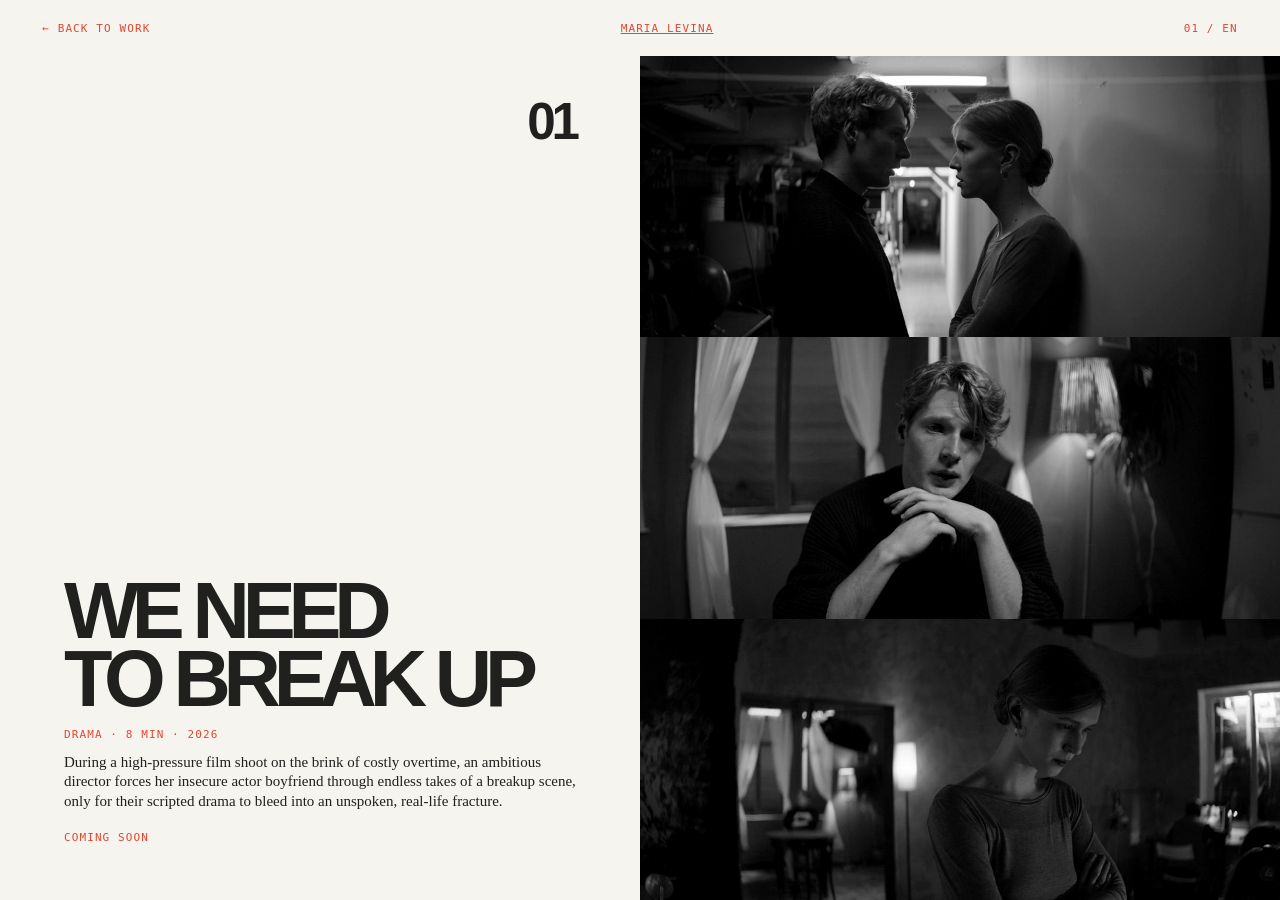
<file: projects/we-need-to-break-up.html>
<!doctype html>
<html lang="en"><head><meta charset="utf-8"><meta name="viewport" content="width=device-width, initial-scale=1"><title>We Need to Break Up — Maria Levina</title><link rel="stylesheet" href="../assets/portfolio.css"></head><body class="breakup-page"><div class="project-page breakup-page"><header class="project-header"><a class="back-link" href="../index.html#work">← Back to work</a><a href="../index.html">Maria Levina</a><span>01 / EN</span></header><main class="project-layout"><section class="project-info"><span class="project-number">01</span><div><h1>We Need<br>to Break Up</h1><p class="project-type">Drama · 8 min · 2026</p><div class="project-description"><p>During a high-pressure film shoot on the brink of costly overtime, an ambitious director forces her insecure actor boyfriend through endless takes of a breakup scene, only for their scripted drama to bleed into an unspoken, real-life fracture.</p></div><p class="coming-soon">Coming soon</p></div></section><section class="project-images"><img src="../assets/breakup-still-1.jpg" alt="Film still from We Need to Break Up"><img src="../assets/breakup-still-2.jpg" alt="Film still from We Need to Break Up"><img src="../assets/breakup-still-3.jpg" alt="Film still from We Need to Break Up"></section></main></div></body></html>
</file>
<file: assets/portfolio.css>
:root {
  --paper: #f5f4ef;
  --black: #171717;
  --ink: #20201f;
  --red: #e24732;
  --red-soft: #ec7967;
  --muted: #77746e;
  --line: rgba(32,32,31,.2);
  --sans: Arial, Helvetica, sans-serif;
  --mono: "SFMono-Regular", Consolas, monospace;
}
* { box-sizing: border-box; }
html { scroll-behavior: smooth; }
body { margin: 0; background: var(--black); color: var(--ink); font-family: var(--sans); }
a { color: inherit; }
::selection { color: var(--paper); background: var(--red); }
.site-frame { min-height: 100svh; background: var(--paper); overflow: hidden; }
.topbar { position: absolute; z-index: 5; top: 0; left: 0; right: 0; display: grid; grid-template-columns: 1fr auto 1fr; align-items: start; padding: 25px 3.3vw; color: var(--red); font-size: 11px; letter-spacing: .11em; text-transform: uppercase; }
.mark { font-size: 22px; line-height: .7; text-decoration: none; letter-spacing: -.2em; width: 28px; }
.main-nav { display: flex; gap: 36px; justify-content: center; }
.main-nav a, .language { text-decoration: none; }
.main-nav a:hover, .main-nav a:focus-visible, .language:hover, .language:focus-visible { color: var(--ink); }
.language { justify-self: end; }
.hero { min-height: 100svh; display: grid; grid-template-columns: 1fr 1fr; position: relative; }
.hero-visual { position: relative; min-height: 640px; overflow: hidden; background: #777; }
.hero-visual img { width: 100%; height: 100%; object-fit: cover; object-position: center top; display: block; transform: scale(1.32); transform-origin: center top; filter: saturate(.76) contrast(1.04); }
.hero-visual::before { content: ''; position: absolute; z-index: 1; inset: 13% 10% 10% 10%; border: 1px solid rgba(245,244,239,.36); pointer-events: none; }
.hero-visual::after { content: 'MARIA LEVINA'; position: absolute; z-index: 2; left: 3.3vw; bottom: 26px; color: rgba(245,244,239,.8); font: 10px var(--mono); letter-spacing: .08em; }
.hero-copy { position: relative; background: var(--paper); display: flex; align-items: center; padding: 12vh 4vw 8vh; }
.hero-copy::after { content: none; }
.scroll-indicator { position: absolute; left: 4vw; bottom: 25px; z-index: 4; display: inline-flex; flex-direction: column; align-items: center; gap: 7px; color: var(--red-soft); font: 10px var(--mono); letter-spacing: .12em; writing-mode: vertical-rl; }
.scroll-arrow { font: 24px/1 var(--sans); writing-mode: horizontal-tb; }
.hero-title { position: absolute; z-index: 3; left: -93%; top: 23%; transform: translateY(-50%); width: max-content; margin: 0; color: var(--red); font-weight: 300; font-size: clamp(48px, 8.2vw, 150px); line-height: .83; letter-spacing: -.075em; text-transform: uppercase; }
.hero-intro { margin-left: 31%; max-width: 235px; color: var(--ink); font-family: Georgia, serif; font-size: 22px; line-height: 1.08; }
.hero-intro em { color: var(--red); }
.hero-links { position: absolute; right: 4vw; bottom: 74px; display: grid; gap: 8px; color: var(--red); font-size: 11px; letter-spacing: .08em; text-transform: uppercase; }
.hero-links a { text-decoration: none; }
.hero-links a:hover, .hero-links a:focus-visible { color: var(--ink); }
.down-arrow { display: none; }
.section { background: var(--paper); border-top: 1px solid var(--line); padding: 110px 6vw; }
.section-head { display: flex; justify-content: space-between; align-items: baseline; gap: 30px; margin-bottom: 70px; color: var(--red); }
.section-head h2 { margin: 0; font-size: clamp(32px, 5.5vw, 84px); font-weight: 300; letter-spacing: -.07em; text-transform: uppercase; }
.section-head span { font: 10px var(--mono); letter-spacing: .08em; text-transform: uppercase; }
.work-grid { display: grid; grid-template-columns: repeat(2, 1fr); gap: 76px 30px; }
.project { display: block; text-decoration: none; }
.project-visual { aspect-ratio: 1.45; background: #d9d3c8; position: relative; overflow: hidden; }
.project-visual img { width: 100%; height: 100%; display: block; object-fit: cover; filter: saturate(.8) contrast(1.03); transition: transform .45s ease, filter .45s ease; }
.project:hover .project-visual img, .project:focus-visible .project-visual img { transform: scale(1.025); filter: saturate(1) contrast(1.06); }
.project h3 { margin: 16px 0 4px; font: 300 27px Georgia, serif; letter-spacing: -.03em; }
.project p { margin: 0; color: var(--muted); font: 10px var(--mono); letter-spacing: .07em; text-transform: uppercase; }
.project:hover h3, .project:focus-visible h3 { color: var(--red); }
.story { min-height: 58vh; display: grid; grid-template-columns: .7fr 1.3fr; gap: 8vw; }
.story h2 { margin: 0; color: var(--red); font-size: clamp(32px, 5.5vw, 84px); font-weight: 300; letter-spacing: -.07em; text-transform: uppercase; }
.story-copy { max-width: 700px; font: 18px/1.3 Georgia, serif; }
.story-copy > p { margin: 0 0 24px; }
.education { margin-top: 46px; padding-top: 18px; border-top: 1px solid var(--line); font-family: var(--sans); }
.education-label { margin: 0 0 24px; color: var(--red); font: 11px var(--mono); letter-spacing: .1em; text-transform: uppercase; }
.education > div { display: grid; grid-template-columns: 1fr 1fr; gap: 20px; padding: 13px 0; border-top: 1px solid var(--line); }
.education strong { font-size: 13px; font-weight: 400; }
.education span { color: var(--muted); font: 10px/1.35 var(--mono); letter-spacing: .05em; text-transform: uppercase; }
.contact { min-height: 66vh; display: grid; grid-template-columns: 1fr 1fr; gap: 8vw; align-items: end; }
.contact h2 { margin: 0; color: var(--red); font-size: clamp(32px, 5.5vw, 84px); font-weight: 300; letter-spacing: -.07em; text-transform: uppercase; }
.contact-details { justify-self: end; text-align: right; }
.contact-details p { margin: 0 0 20px; color: var(--muted); font: 10px var(--mono); letter-spacing: .07em; text-transform: uppercase; }
.email { color: var(--red); font: 300 clamp(18px, 2.45vw, 42px) Georgia, serif; letter-spacing: -.055em; text-decoration: none; white-space: nowrap; }
.socials { display: flex; justify-content: flex-end; gap: 20px; margin-top: 18px; color: var(--red); font: 10px var(--mono); letter-spacing: .07em; text-transform: uppercase; }
.socials a { text-decoration: none; }
footer { display: flex; justify-content: space-between; padding: 22px 6vw; background: var(--paper); color: var(--muted); border-top: 1px solid var(--line); font: 10px var(--mono); letter-spacing: .07em; text-transform: uppercase; }
.project-page { min-height: 100svh; background: var(--paper); }
.project-header { height: 56px; display: flex; justify-content: space-between; align-items: center; padding: 19px 3.3vw; color: var(--red); font: 11px var(--mono); letter-spacing: .1em; text-transform: uppercase; }
.back-link { text-decoration: none; }
.back-link:hover, .project-header a:focus-visible { color: var(--ink); }
.project-layout { min-height: calc(100svh - 56px); display: grid; grid-template-columns: 1fr 1fr; }
.project-info { min-height: calc(100svh - 56px); padding: 4vh 5vw 5vh; display: flex; flex-direction: column; justify-content: space-between; }
.project-number { align-self: flex-end; color: var(--ink); font-size: clamp(28px, 4vw, 62px); font-weight: 700; letter-spacing: -.08em; }
.project-info h1 { max-width: 640px; margin: auto 0 14px; color: var(--ink); font-size: clamp(40px, 6.2vw, 106px); font-weight: 700; line-height: .86; letter-spacing: -.09em; text-transform: uppercase; }
.project-type { margin: 0 0 12px; color: var(--red); font: 11px var(--mono); letter-spacing: .1em; text-transform: uppercase; }
.project-description { max-width: 520px; margin: 0 0 20px; font: 15px/1.3 Georgia, serif; color: var(--ink); }
.project-description p { margin: 0 0 10px; }
.project-description p:last-child { margin-bottom: 0; }
.watch-link { display: inline-flex; align-items: center; gap: 14px; width: fit-content; color: var(--red); font: 11px var(--mono); letter-spacing: .1em; text-transform: uppercase; text-decoration: none; }
.watch-link span { border-bottom: 1px solid currentColor; padding-bottom: 3px; }
.watch-link::after { content: '←'; font-size: 24px; line-height: .5; }
.watch-link:hover, .watch-link:focus-visible { color: var(--ink); }
.coming-soon { color: var(--red); font: 11px var(--mono); letter-spacing: .1em; text-transform: uppercase; }
.project-images { min-height: calc(100svh - 56px); display: grid; grid-template-rows: repeat(3, minmax(0, 1fr)); background: #222; }
.project-images img { display: block; width: 100%; height: 100%; min-height: 0; object-fit: contain; background: #222; filter: saturate(.78) contrast(1.06); }
.project-images.single { display: block; }
.project-images.single img { height: 100%; min-height: calc(100svh - 56px); }
@media (max-width: 720px) {
  .topbar { padding: 20px 5vw; grid-template-columns: 1fr auto; }
  .main-nav { gap: 14px; grid-column: 1 / -1; grid-row: 2; justify-content: flex-start; margin-top: 24px; font-size: 9px; }
  .language { font-size: 10px; }
  .hero { display: block; }
  .hero-visual { min-height: 63svh; }
  .hero-visual img { transform: scale(1.18); transform-origin: center top; }
  .hero-copy { min-height: 57svh; padding: 40px 5vw 80px; align-items: flex-end; }
  .hero-title { left: 5vw; top: -12%; transform: none; font-size: clamp(48px, 15vw, 90px); white-space: normal; width: 90vw; }
  .hero-intro { margin-left: 0; max-width: 220px; }
  .hero-links { right: 5vw; bottom: 72px; }
  .scroll-indicator { left: 5vw; bottom: 25px; }
  .section { padding: 70px 5vw; }
  .section-head { display: block; margin-bottom: 40px; }
  .section-head span { display: block; margin-top: 12px; }
  .work-grid { display: block; }
  .project { margin-bottom: 50px; }
  .story, .contact { display: block; }
  .story-copy { margin-top: 40px; font-size: 17px; }
  .education { margin-top: 36px; }
  .education > div { grid-template-columns: 1fr; gap: 6px; }
  .contact-details { margin-top: 70px; text-align: left; }
  .socials { justify-content: flex-start; }
  footer { padding: 18px 5vw; }
  .five-points-page, .twilight-page, .breakup-page { height: 100svh; overflow: hidden; }
  .five-points-page .project-layout, .twilight-page .project-layout, .breakup-page .project-layout { height: calc(100svh - 58px); }
  .five-points-page .project-images, .twilight-page .project-images, .breakup-page .project-images { gap: 0; }
  .five-points-page .project-images img, .twilight-page .project-images img, .breakup-page .project-images img { object-fit: cover; }
  .project-page { min-height: 0; height: 100svh; overflow: hidden; }
  .project-header { height: 58px; padding: 18px 5vw; font-size: 9px; }
  .project-layout { height: calc(100svh - 58px); display: flex; flex-direction: column-reverse; }
  .project-images, .project-images.single { height: 44%; min-height: 0; flex: 0 0 44%; }
  .project-images.single img { height: 100%; min-height: 0; }
  .project-images img { min-height: 0; }
  .project-info { height: 56%; min-height: 0; padding: 18px 5vw 30px; flex: 0 0 56%; }
  .project-info h1 { margin: 18px 0 10px; font-size: clamp(38px, 11vw, 76px); }
  .project-number { font-size: 28px; }
  .project-description { margin-bottom: 16px; font-size: 15px; }
  .email { font-size: 19px; }
}
@media (prefers-reduced-motion: reduce) { html { scroll-behavior: auto; } .project-visual img { transition: none; } }
@media (min-width: 721px) {
  .five-points-page, .twilight-page, .breakup-page { height: 100svh; overflow: hidden; }
  .five-points-page .project-layout, .twilight-page .project-layout, .breakup-page .project-layout { height: calc(100svh - 56px); min-height: 0; }
  .five-points-page .project-info, .twilight-page .project-info, .breakup-page .project-info { height: 100%; min-height: 0; padding: 4vh 5vw 5vh; }
  .five-points-page .project-images, .twilight-page .project-images, .breakup-page .project-images { height: 100%; min-height: 0; grid-template-rows: repeat(3, minmax(0, 1fr)); }
  .five-points-page .project-images img, .twilight-page .project-images img, .breakup-page .project-images img { height: 100%; min-height: 0; object-fit: contain; }
}
.five-points-page .project-images img, .twilight-page .project-images img, .breakup-page .project-images img { object-fit: cover; }
.five-points-page .project-images, .twilight-page .project-images, .breakup-page .project-images { gap: 0; }
@media (min-width: 721px) {
  .five-points-page, .twilight-page, .breakup-page { height: 100svh !important; overflow: hidden !important; }
  .five-points-page .project-layout, .twilight-page .project-layout, .breakup-page .project-layout { height: calc(100svh - 56px) !important; min-height: 0 !important; }
  .five-points-page .project-info, .twilight-page .project-info, .breakup-page .project-info { height: 100% !important; min-height: 0 !important; overflow: hidden; }
  .five-points-page .project-images, .twilight-page .project-images, .breakup-page .project-images { height: 100% !important; min-height: 0 !important; overflow: hidden; grid-template-rows: repeat(3, 1fr) !important; gap: 0 !important; }
  .five-points-page .project-images img, .twilight-page .project-images img, .breakup-page .project-images img { height: 100% !important; min-height: 0 !important; object-fit: cover !important; }
}
:focus-visible { outline: 2px solid var(--red); outline-offset: 5px; }
</file>
